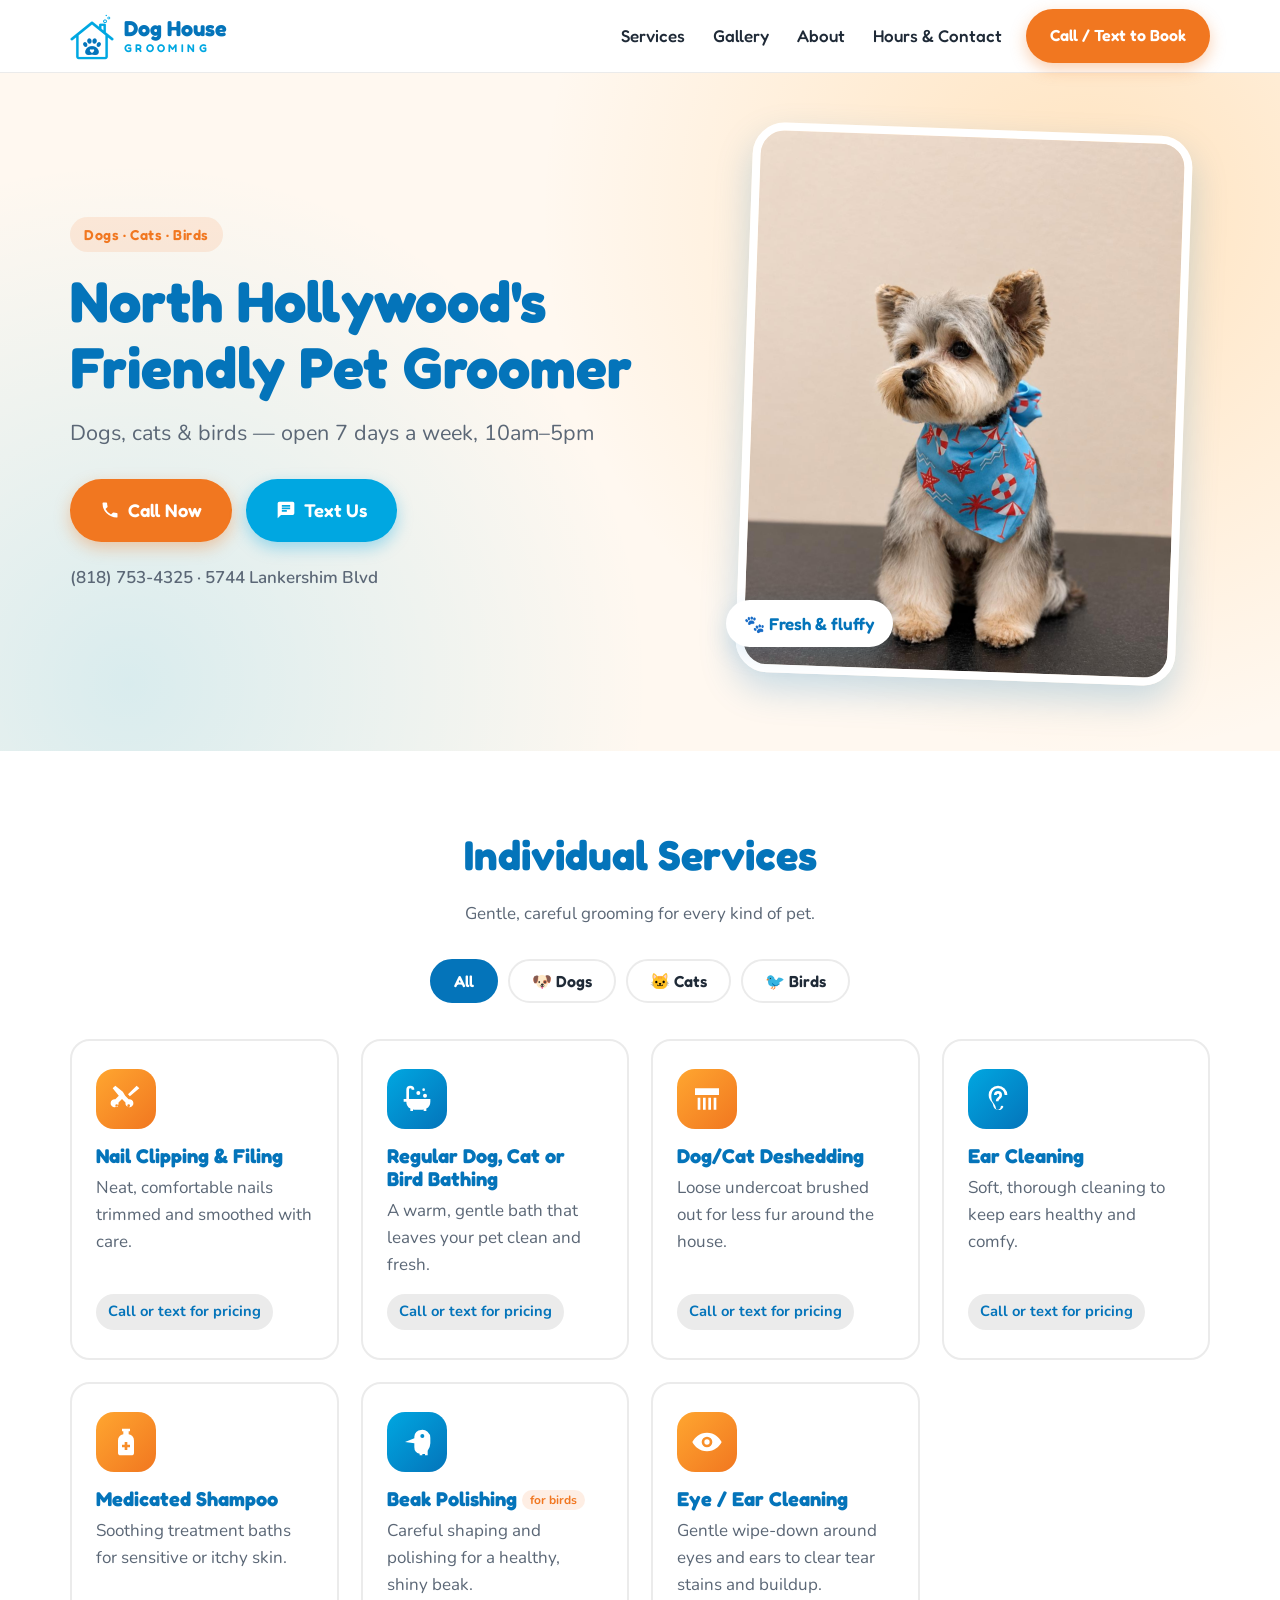
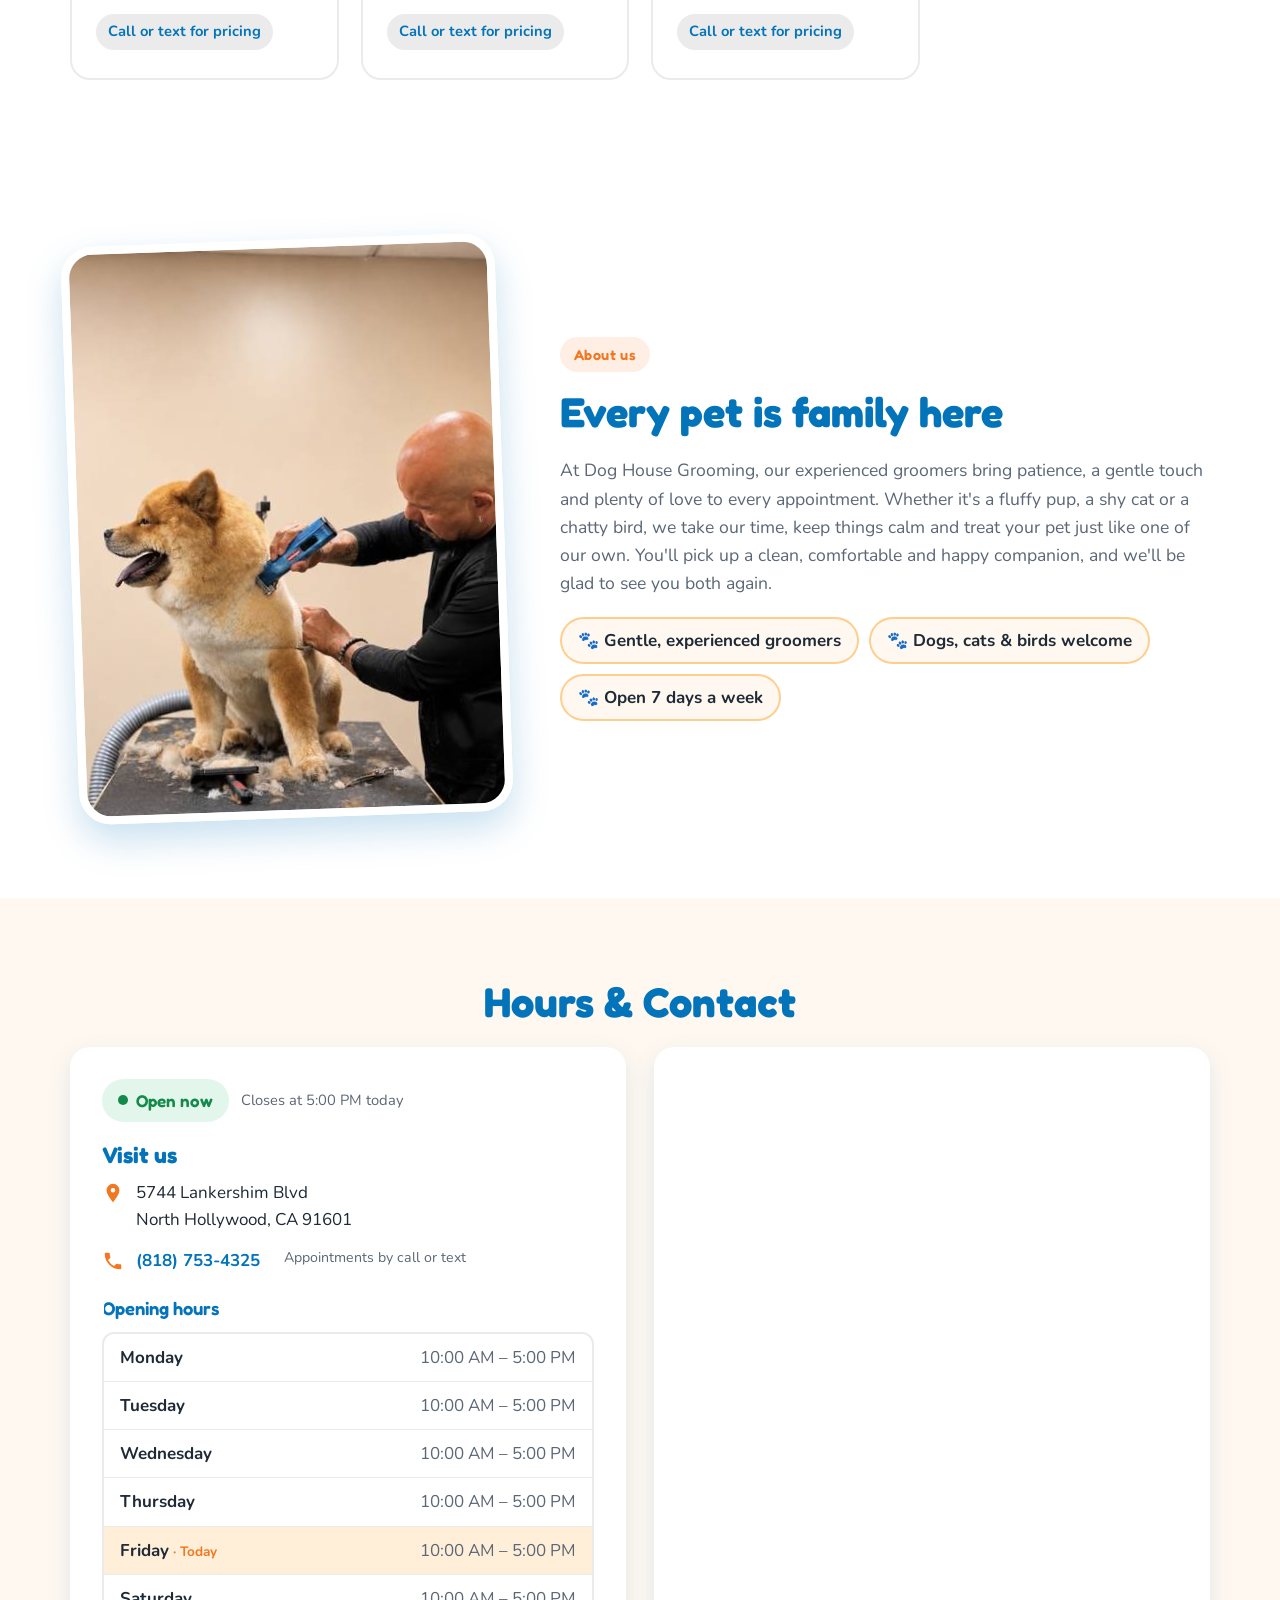
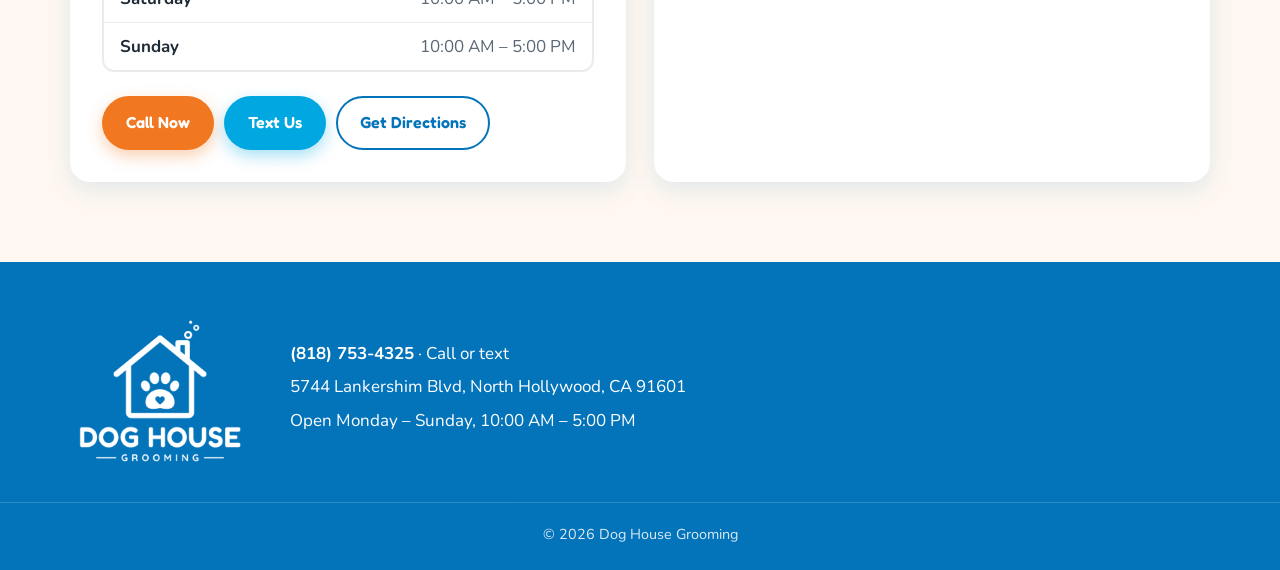
<file: index.html>
<!DOCTYPE html>
<html lang="en">
<head>
  <meta charset="UTF-8">
  <meta name="viewport" content="width=device-width, initial-scale=1">
  <title>Dog House Grooming | Dog, Cat &amp; Bird Grooming in North Hollywood</title>
  <meta name="description" content="Friendly dog grooming, cat grooming and bird grooming in North Hollywood, CA. Bathing, nail clipping, deshedding, ear cleaning and beak polishing. Open 7 days, 10am–5pm. Call or text (818) 753-4325.">
  <meta name="keywords" content="dog grooming North Hollywood, cat grooming North Hollywood, bird grooming, pet groomer North Hollywood, dog bath, nail clipping, deshedding, beak polishing">
  <meta name="theme-color" content="#0474BA">
  <link rel="icon" type="image/png" href="images/icon.png">
  <link rel="apple-touch-icon" href="images/icon.png">

  <meta property="og:type" content="website">
  <meta property="og:title" content="Dog House Grooming | North Hollywood's Friendly Pet Groomer">
  <meta property="og:description" content="Dog, cat &amp; bird grooming in North Hollywood. Open 7 days a week, 10am–5pm. Call or text (818) 753-4325.">
  <meta property="og:image" content="images/gallery/yorkie-blue-bandana-2.jpg">
  <meta name="twitter:card" content="summary_large_image">

  <link rel="preconnect" href="https://fonts.googleapis.com">
  <link rel="preconnect" href="https://fonts.gstatic.com" crossorigin>
  <link href="https://fonts.googleapis.com/css2?family=Fredoka:wght@500;600;700&family=Nunito:wght@400;600;700&display=swap" rel="stylesheet">
  <link rel="stylesheet" href="style.css">

  <script type="application/ld+json">
  {
    "@context": "https://schema.org",
    "@type": ["LocalBusiness", "PetGrooming"],
    "name": "Dog House Grooming",
    "description": "Dog, cat and bird grooming in North Hollywood, CA.",
    "image": "images/gallery/yorkie-blue-bandana-2.jpg",
    "logo": "images/logo.png",
    "telephone": "+1-818-753-4325",
    "address": {
      "@type": "PostalAddress",
      "streetAddress": "5744 Lankershim Blvd",
      "addressLocality": "North Hollywood",
      "addressRegion": "CA",
      "postalCode": "91601",
      "addressCountry": "US"
    },
    "openingHoursSpecification": [{
      "@type": "OpeningHoursSpecification",
      "dayOfWeek": ["Monday", "Tuesday", "Wednesday", "Thursday", "Friday", "Saturday", "Sunday"],
      "opens": "10:00",
      "closes": "17:00"
    }],
    "areaServed": "North Hollywood, CA",
    "hasMap": "https://www.google.com/maps/search/?api=1&query=5744+Lankershim+Blvd,+North+Hollywood,+CA+91601"
  }
  </script>
</head>
<body>
  <a class="skip-link" href="#main">Skip to content</a>

  <!-- Header -->
  <header class="site-header" id="top">
    <div class="container header-inner">
      <a href="#top" class="brand" aria-label="Dog House Grooming home">
        <img src="images/icon.png" alt="Dog House Grooming logo: a paw print inside a house" width="44" height="49">
        <span class="brand-text">Dog House<small>Grooming</small></span>
      </a>
      <nav class="main-nav" id="main-nav" aria-label="Main">
        <a href="#services">Services</a>
        <a href="gallery.html">Gallery</a>
        <a href="#about">About</a>
        <a href="#contact">Hours &amp; Contact</a>
        <a href="tel:+18187534325" class="btn btn-orange nav-cta">Call / Text to Book</a>
      </nav>
      <a href="tel:+18187534325" class="btn btn-orange header-cta">Call / Text to Book</a>
      <button class="hamburger" id="hamburger" aria-label="Open menu" aria-expanded="false" aria-controls="main-nav">
        <span></span><span></span><span></span>
      </button>
    </div>
  </header>

  <main id="main">
    <!-- Hero -->
    <section class="hero">
      <div class="container hero-inner">
        <div class="hero-text">
          <span class="eyebrow">Dogs · Cats · Birds</span>
          <h1>North Hollywood's Friendly Pet Groomer</h1>
          <p class="lead">Dogs, cats &amp; birds — open 7 days a week, 10am–5pm</p>
          <div class="hero-buttons">
            <a href="tel:+18187534325" class="btn btn-orange btn-lg">
              <svg aria-hidden="true" viewBox="0 0 24 24"><path d="M6.6 10.8a15.1 15.1 0 0 0 6.6 6.6l2.2-2.2a1 1 0 0 1 1-.25 11.4 11.4 0 0 0 3.6.57 1 1 0 0 1 1 1V20a1 1 0 0 1-1 1A17 17 0 0 1 3 4a1 1 0 0 1 1-1h3.5a1 1 0 0 1 1 1c0 1.25.2 2.45.57 3.6a1 1 0 0 1-.25 1z"/></svg>
              Call Now
            </a>
            <a href="sms:+18187534325" class="btn btn-blue btn-lg">
              <svg aria-hidden="true" viewBox="0 0 24 24"><path d="M20 2H4a2 2 0 0 0-2 2v18l4-4h14a2 2 0 0 0 2-2V4a2 2 0 0 0-2-2zM7 9h10v2H7zm6 5H7v-2h6zm4-6H7V6h10z"/></svg>
              Text Us
            </a>
          </div>
          <p class="hero-phone">(818) 753-4325 · 5744 Lankershim Blvd</p>
        </div>
        <div class="hero-photo">
          <img src="images/gallery/yorkie-blue-bandana-2.jpg" alt="Freshly groomed Yorkie with a blue bandana on the grooming table" width="1050" height="1400" fetchpriority="high">
          <div class="hero-badge" aria-hidden="true">🐾 Fresh &amp; fluffy</div>
        </div>
      </div>
    </section>

    <!-- Services -->
    <section class="section services" id="services">
      <div class="container">
        <h2 class="section-title fade-in">Individual Services</h2>
        <p class="section-sub fade-in">Gentle, careful grooming for every kind of pet.</p>

        <div class="filters fade-in" role="group" aria-label="Filter services by pet">
          <button class="filter-btn active" data-filter="all" aria-pressed="true">All</button>
          <button class="filter-btn" data-filter="dog" aria-pressed="false">🐶 Dogs</button>
          <button class="filter-btn" data-filter="cat" aria-pressed="false">🐱 Cats</button>
          <button class="filter-btn" data-filter="bird" aria-pressed="false">🐦 Birds</button>
        </div>

        <div class="service-grid">
          <article class="service-card fade-in" data-pets="dog cat bird">
            <div class="service-icon" aria-hidden="true">
              <svg viewBox="0 0 24 24"><path d="M9.6 6.6 4 2 2 4l4.6 5.6L4 12.2a3 3 0 1 0 2.4 2.4l2.6-2.6 2.6 2.6a3 3 0 1 0 2.4-2.4L11.4 9.6zM5 16a1 1 0 1 1 0 2 1 1 0 0 1 0-2zm9 0a1 1 0 1 1 0 2 1 1 0 0 1 0-2zM20 2l-6.5 6.5 1.4 1.4L22 4z"/></svg>
            </div>
            <h3>Nail Clipping &amp; Filing</h3>
            <p>Neat, comfortable nails trimmed and smoothed with care.</p>
            <span class="price-note">Call or text for pricing</span>
          </article>

          <article class="service-card fade-in" data-pets="dog cat bird">
            <div class="service-icon" aria-hidden="true">
              <svg viewBox="0 0 24 24"><path d="M4 12V5a3 3 0 0 1 6 0h-2a1 1 0 0 0-2 0v7h16v2a6 6 0 0 1-3 5.2V21h-2v-1.1a6 6 0 0 1-1 .1H10a6 6 0 0 1-1-.1V21H7v-1.8A6 6 0 0 1 4 14H2v-2zm9-6a1.5 1.5 0 1 1 0 3 1.5 1.5 0 0 1 0-3zm4-2a1 1 0 1 1 0 2 1 1 0 0 1 0-2zm1 4a1.5 1.5 0 1 1 0 3 1.5 1.5 0 0 1 0-3z"/></svg>
            </div>
            <h3>Regular Dog, Cat or Bird Bathing</h3>
            <p>A warm, gentle bath that leaves your pet clean and fresh.</p>
            <span class="price-note">Call or text for pricing</span>
          </article>

          <article class="service-card fade-in" data-pets="dog cat">
            <div class="service-icon" aria-hidden="true">
              <svg viewBox="0 0 24 24"><path d="M3 4h18v5H3zm2 7h2v9H5zm4 0h2v9H9zm4 0h2v9h-2zm4 0h2v9h-2z"/></svg>
            </div>
            <h3>Dog/Cat Deshedding</h3>
            <p>Loose undercoat brushed out for less fur around the house.</p>
            <span class="price-note">Call or text for pricing</span>
          </article>

          <article class="service-card fade-in" data-pets="dog cat">
            <div class="service-icon" aria-hidden="true">
              <svg viewBox="0 0 24 24"><path d="M12 2a7 7 0 0 0-7 7c0 2.4 1 3.7 1.9 4.9.8 1 1.5 1.9 1.6 3.4A4 4 0 0 0 16 18a1 1 0 0 0-2 0 2 2 0 0 1-3.5 1.3c-.2-2.2-1.2-3.4-2-4.5C7.7 13.7 7 12.8 7 9a5 5 0 0 1 10 0h2a7 7 0 0 0-7-7zm0 4a3 3 0 0 0-3 3h2a1 1 0 0 1 2 0c0 .7-.4 1.1-1 1.6-.7.6-1.6 1.4-1.6 3h2c0-.7.4-1.1 1-1.6.7-.6 1.6-1.4 1.6-3A3 3 0 0 0 12 6z"/></svg>
            </div>
            <h3>Ear Cleaning</h3>
            <p>Soft, thorough cleaning to keep ears healthy and comfy.</p>
            <span class="price-note">Call or text for pricing</span>
          </article>

          <article class="service-card fade-in" data-pets="dog cat">
            <div class="service-icon" aria-hidden="true">
              <svg viewBox="0 0 24 24"><path d="M9 2h6v2h-1v2.1A5 5 0 0 1 18 11v9a2 2 0 0 1-2 2H8a2 2 0 0 1-2-2v-9a5 5 0 0 1 4-4.9V4H9zm2 10v2H9v2h2v2h2v-2h2v-2h-2v-2z"/></svg>
            </div>
            <h3>Medicated Shampoo</h3>
            <p>Soothing treatment baths for sensitive or itchy skin.</p>
            <span class="price-note">Call or text for pricing</span>
          </article>

          <article class="service-card fade-in" data-pets="bird">
            <div class="service-icon" aria-hidden="true">
              <svg viewBox="0 0 24 24"><path d="M15 3a5 5 0 0 0-5 5v1.2L3 12l7 1v3a5 5 0 0 0 4 4.9V22h2v-1h2v1h2v-3.5A9 9 0 0 0 22 13V9a6 6 0 0 0-7-6zm1 3a1.5 1.5 0 1 1 0 3 1.5 1.5 0 0 1 0-3z"/></svg>
            </div>
            <h3>Beak Polishing <span class="tag">for birds</span></h3>
            <p>Careful shaping and polishing for a healthy, shiny beak.</p>
            <span class="price-note">Call or text for pricing</span>
          </article>

          <article class="service-card fade-in" data-pets="dog cat">
            <div class="service-icon" aria-hidden="true">
              <svg viewBox="0 0 24 24"><path d="M12 5C6.5 5 2.7 8.6 1 12c1.7 3.4 5.5 7 11 7s9.3-3.6 11-7c-1.7-3.4-5.5-7-11-7zm0 11a4 4 0 1 1 0-8 4 4 0 0 1 0 8zm0-6a2 2 0 1 0 0 4 2 2 0 0 0 0-4z"/></svg>
            </div>
            <h3>Eye / Ear Cleaning</h3>
            <p>Gentle wipe-down around eyes and ears to clear tear stains and buildup.</p>
            <span class="price-note">Call or text for pricing</span>
          </article>
        </div>
      </div>
    </section>


    <!-- About -->
    <section class="section about" id="about">
      <div class="container about-inner">
        <div class="about-photo fade-in">
          <img src="images/thumbs/groomer-trimming-chow-chow.jpg" alt="Experienced Dog House groomer gently trimming a fluffy chow chow" width="420" height="560" loading="lazy">
        </div>
        <div class="about-text fade-in">
          <span class="eyebrow">About us</span>
          <h2 class="section-title left">Every pet is family here</h2>
          <p>At Dog House Grooming, our experienced groomers bring patience, a gentle touch and plenty of love to every appointment. Whether it's a fluffy pup, a shy cat or a chatty bird, we take our time, keep things calm and treat your pet just like one of our own. You'll pick up a clean, comfortable and happy companion, and we'll be glad to see you both again.</p>
          <ul class="about-points">
            <li>Gentle, experienced groomers</li>
            <li>Dogs, cats &amp; birds welcome</li>
            <li>Open 7 days a week</li>
          </ul>
        </div>
      </div>
    </section>

    <!-- Hours & Contact -->
    <section class="section contact" id="contact">
      <div class="container">
        <h2 class="section-title fade-in">Hours &amp; Contact</h2>
        <div class="contact-grid">
          <div class="contact-card fade-in">
            <div class="status-row">
              <span class="status-badge" id="status-badge" aria-live="polite">Checking hours…</span>
              <span class="status-time" id="status-time"></span>
            </div>

            <h3>Visit us</h3>
            <p class="contact-line">
              <svg aria-hidden="true" viewBox="0 0 24 24"><path d="M12 2a7 7 0 0 0-7 7c0 5.2 7 13 7 13s7-7.8 7-13a7 7 0 0 0-7-7zm0 9.5a2.5 2.5 0 1 1 0-5 2.5 2.5 0 0 1 0 5z"/></svg>
              5744 Lankershim Blvd<br>North Hollywood, CA 91601
            </p>
            <p class="contact-line">
              <svg aria-hidden="true" viewBox="0 0 24 24"><path d="M6.6 10.8a15.1 15.1 0 0 0 6.6 6.6l2.2-2.2a1 1 0 0 1 1-.25 11.4 11.4 0 0 0 3.6.57 1 1 0 0 1 1 1V20a1 1 0 0 1-1 1A17 17 0 0 1 3 4a1 1 0 0 1 1-1h3.5a1 1 0 0 1 1 1c0 1.25.2 2.45.57 3.6a1 1 0 0 1-.25 1z"/></svg>
              <a href="tel:+18187534325">(818) 753-4325</a><br><small>Appointments by call or text</small>
            </p>

            <table class="hours-table" id="hours-table">
              <caption>Opening hours</caption>
              <tbody>
                <tr data-day="1"><th scope="row">Monday</th><td>10:00 AM – 5:00 PM</td></tr>
                <tr data-day="2"><th scope="row">Tuesday</th><td>10:00 AM – 5:00 PM</td></tr>
                <tr data-day="3"><th scope="row">Wednesday</th><td>10:00 AM – 5:00 PM</td></tr>
                <tr data-day="4"><th scope="row">Thursday</th><td>10:00 AM – 5:00 PM</td></tr>
                <tr data-day="5"><th scope="row">Friday</th><td>10:00 AM – 5:00 PM</td></tr>
                <tr data-day="6"><th scope="row">Saturday</th><td>10:00 AM – 5:00 PM</td></tr>
                <tr data-day="0"><th scope="row">Sunday</th><td>10:00 AM – 5:00 PM</td></tr>
              </tbody>
            </table>

            <div class="contact-buttons">
              <a href="tel:+18187534325" class="btn btn-orange">Call Now</a>
              <a href="sms:+18187534325" class="btn btn-blue">Text Us</a>
              <a href="https://www.google.com/maps/dir/?api=1&amp;destination=5744+Lankershim+Blvd,+North+Hollywood,+CA+91601" class="btn btn-outline" target="_blank" rel="noopener">Get Directions</a>
            </div>
          </div>
          <div class="map-card fade-in">
            <iframe title="Map showing Dog House Grooming at 5744 Lankershim Blvd, North Hollywood" src="https://maps.google.com/maps?q=5744%20Lankershim%20Blvd%2C%20North%20Hollywood%2C%20CA%2091601&amp;z=16&amp;output=embed" loading="lazy" referrerpolicy="no-referrer-when-downgrade" allowfullscreen></iframe>
          </div>
        </div>
      </div>
    </section>
  </main>

  <!-- Footer -->
  <footer class="site-footer">
    <div class="container footer-inner">
      <img src="images/logo-white.png" alt="Dog House Grooming logo" class="footer-logo" width="200" height="179" loading="lazy">
      <div class="footer-info">
        <p><a href="tel:+18187534325">(818) 753-4325</a> · Call or text</p>
        <p>5744 Lankershim Blvd, North Hollywood, CA 91601</p>
        <p>Open Monday – Sunday, 10:00 AM – 5:00 PM</p>
      </div>
    </div>
    <p class="copyright">© 2026 Dog House Grooming</p>
  </footer>

  <!-- Floating mobile call/text -->
  <div class="float-cta" id="float-cta">
    <a href="tel:+18187534325" class="float-btn call" aria-label="Call Dog House Grooming">
      <svg aria-hidden="true" viewBox="0 0 24 24"><path d="M6.6 10.8a15.1 15.1 0 0 0 6.6 6.6l2.2-2.2a1 1 0 0 1 1-.25 11.4 11.4 0 0 0 3.6.57 1 1 0 0 1 1 1V20a1 1 0 0 1-1 1A17 17 0 0 1 3 4a1 1 0 0 1 1-1h3.5a1 1 0 0 1 1 1c0 1.25.2 2.45.57 3.6a1 1 0 0 1-.25 1z"/></svg>
      Call
    </a>
    <a href="sms:+18187534325" class="float-btn text" aria-label="Text Dog House Grooming">
      <svg aria-hidden="true" viewBox="0 0 24 24"><path d="M20 2H4a2 2 0 0 0-2 2v18l4-4h14a2 2 0 0 0 2-2V4a2 2 0 0 0-2-2zM7 9h10v2H7zm6 5H7v-2h6zm4-6H7V6h10z"/></svg>
      Text
    </a>
  </div>


  <script src="script.js"></script>
</body>
</html>
</file>
<file: style.css>
/* ========== Dog House Grooming ========== */
:root {
  --orange: #F17720;
  --orange-light: #FFA630;
  --gray: #EBEBEB;
  --blue: #00A7E1;
  --blue-deep: #0474BA;
  --ink: #1f2a37;
  --muted: #5b6776;
  --white: #ffffff;
  --cream: #FFF8F0;
  --radius: 20px;
  --radius-sm: 12px;
  --shadow: 0 8px 24px rgba(4, 116, 186, 0.12);
  --shadow-hover: 0 16px 36px rgba(4, 116, 186, 0.22);
  --header-h: 72px;
  --font-head: "Fredoka", "Trebuchet MS", sans-serif;
  --font-body: "Nunito", system-ui, -apple-system, "Segoe UI", sans-serif;
}

*, *::before, *::after { box-sizing: border-box; }

html { scroll-behavior: smooth; scroll-padding-top: calc(var(--header-h) + 12px); }

body {
  margin: 0;
  font-family: var(--font-body);
  font-size: 17px;
  line-height: 1.6;
  color: var(--ink);
  background: var(--white);
  -webkit-font-smoothing: antialiased;
}

img { max-width: 100%; height: auto; display: block; }
a { color: var(--blue-deep); }
h1, h2, h3 { font-family: var(--font-head); line-height: 1.15; margin: 0 0 .5em; color: var(--blue-deep); }

.container { width: 100%; max-width: 1180px; margin: 0 auto; padding: 0 20px; }

.skip-link { position: absolute; left: -999px; top: 8px; background: var(--blue-deep); color: #fff; padding: 8px 14px; border-radius: 8px; z-index: 200; }
.skip-link:focus { left: 8px; }

/* ---------- Buttons ---------- */
.btn {
  display: inline-flex; align-items: center; justify-content: center; gap: 8px;
  font-family: var(--font-head); font-weight: 600; font-size: 1rem;
  padding: 12px 22px; border-radius: 999px; border: 2px solid transparent;
  text-decoration: none; cursor: pointer; white-space: nowrap;
  transition: transform .2s ease, box-shadow .2s ease, background-color .2s ease;
}
.btn svg { width: 20px; height: 20px; fill: currentColor; }
.btn:hover { transform: translateY(-2px); }
.btn-lg { font-size: 1.15rem; padding: 15px 28px; }
.btn-orange { background: var(--orange); color: #fff; box-shadow: 0 6px 16px rgba(241, 119, 32, .35); }
.btn-orange:hover { background: #e2680f; box-shadow: 0 10px 22px rgba(241, 119, 32, .45); }
.btn-blue { background: var(--blue); color: #fff; box-shadow: 0 6px 16px rgba(0, 167, 225, .35); }
.btn-blue:hover { background: var(--blue-deep); }
.btn-outline { background: #fff; color: var(--blue-deep); border-color: var(--blue-deep); }
.btn-outline:hover { background: var(--blue-deep); color: #fff; }
:focus-visible { outline: 3px solid var(--orange-light); outline-offset: 3px; }

/* ---------- Header ---------- */
.site-header {
  position: sticky; top: 0; z-index: 100;
  background: rgba(255, 255, 255, .96);
  backdrop-filter: blur(8px);
  border-bottom: 1px solid var(--gray);
  transition: box-shadow .2s ease;
}
.site-header.scrolled { box-shadow: 0 4px 18px rgba(0, 0, 0, .08); }
.header-inner { display: flex; align-items: center; gap: 24px; height: var(--header-h); }
.brand { display: flex; align-items: center; gap: 10px; text-decoration: none; margin-right: auto; }
.brand img { width: 44px; height: auto; }
.brand-text { font-family: var(--font-head); font-weight: 700; font-size: 1.35rem; color: var(--blue-deep); line-height: 1; }
.brand-text small { display: block; font-size: .7rem; letter-spacing: .3em; color: var(--blue); font-weight: 600; margin-top: 3px; text-transform: uppercase; }

.main-nav { display: flex; align-items: center; gap: 28px; }
.main-nav a:not(.btn) {
  font-family: var(--font-head); font-weight: 500; color: var(--ink); text-decoration: none;
  position: relative; padding: 6px 0;
}
.main-nav a:not(.btn)::after {
  content: ""; position: absolute; left: 0; bottom: 0; height: 3px; width: 0;
  background: var(--orange); border-radius: 3px; transition: width .25s ease;
}
.main-nav a:not(.btn):hover::after, .main-nav a.active::after { width: 100%; }
.nav-cta { display: none; }

.hamburger { display: none; width: 46px; height: 46px; border: 0; background: var(--gray); border-radius: 12px; cursor: pointer; padding: 12px 11px; flex-direction: column; justify-content: space-between; }
.hamburger span { display: block; height: 3px; background: var(--blue-deep); border-radius: 3px; transition: transform .25s ease, opacity .2s ease; }
.hamburger[aria-expanded="true"] span:nth-child(1) { transform: translateY(8.5px) rotate(45deg); }
.hamburger[aria-expanded="true"] span:nth-child(2) { opacity: 0; }
.hamburger[aria-expanded="true"] span:nth-child(3) { transform: translateY(-8.5px) rotate(-45deg); }

/* ---------- Hero ---------- */
.hero {
  background:
    radial-gradient(circle at 85% 20%, rgba(255, 166, 48, .25), transparent 45%),
    radial-gradient(circle at 10% 90%, rgba(0, 167, 225, .15), transparent 40%),
    var(--cream);
  padding: 56px 0 72px;
  overflow: hidden;
}
.hero-inner { display: grid; grid-template-columns: 1.1fr .9fr; gap: 48px; align-items: center; }
.eyebrow {
  display: inline-block; font-family: var(--font-head); font-weight: 600; font-size: .9rem;
  color: var(--orange); background: rgba(241, 119, 32, .12); padding: 6px 14px; border-radius: 999px;
  letter-spacing: .04em; margin-bottom: 16px;
}
.hero h1 { font-size: clamp(2.2rem, 5vw, 3.6rem); margin-bottom: 16px; }
.lead { font-size: clamp(1.1rem, 2.2vw, 1.35rem); color: var(--muted); margin: 0 0 28px; }
.hero-buttons { display: flex; flex-wrap: wrap; gap: 14px; }
.hero-phone { margin: 22px 0 0; color: var(--muted); font-weight: 600; }
.hero-photo { position: relative; justify-self: center; max-width: 440px; width: 100%; }
.hero-photo img {
  width: 100%; aspect-ratio: 4 / 5; object-fit: cover; object-position: center 60%;
  border-radius: 32px; border: 8px solid #fff; box-shadow: var(--shadow-hover);
  transform: rotate(2deg);
}
.hero-badge {
  position: absolute; left: -18px; bottom: 32px; background: #fff; color: var(--blue-deep);
  font-family: var(--font-head); font-weight: 600; padding: 10px 18px; border-radius: 999px;
  box-shadow: var(--shadow); animation: bob 3s ease-in-out infinite;
}
@keyframes bob { 50% { transform: translateY(-8px); } }

/* ---------- Sections ---------- */
.section { padding: 80px 0; }
.section-title { font-size: clamp(1.9rem, 4vw, 2.6rem); text-align: center; }
.section-title.left { text-align: left; }
.section-sub { text-align: center; color: var(--muted); max-width: 620px; margin: 0 auto 32px; }

/* ---------- Services ---------- */
.filters { display: flex; flex-wrap: wrap; justify-content: center; gap: 10px; margin-bottom: 36px; }
.filter-btn {
  font-family: var(--font-head); font-weight: 600; font-size: 1rem;
  padding: 10px 22px; border-radius: 999px; border: 2px solid var(--gray);
  background: #fff; color: var(--ink); cursor: pointer; transition: all .2s ease;
}
.filter-btn:hover { border-color: var(--blue); color: var(--blue-deep); }
.filter-btn.active { background: var(--blue-deep); border-color: var(--blue-deep); color: #fff; }

.service-grid { display: grid; grid-template-columns: repeat(auto-fill, minmax(250px, 1fr)); gap: 22px; }
.service-card {
  background: #fff; border: 2px solid var(--gray); border-radius: var(--radius);
  padding: 28px 24px; display: flex; flex-direction: column;
  transition: transform .25s ease, box-shadow .25s ease, border-color .25s ease, opacity .3s ease;
}
.service-card:hover { transform: translateY(-6px); box-shadow: var(--shadow-hover); border-color: var(--orange-light); }
.service-card.hidden { display: none; }
.service-icon {
  width: 60px; height: 60px; border-radius: 18px; display: grid; place-items: center; margin-bottom: 16px;
  background: linear-gradient(135deg, var(--orange-light), var(--orange));
  transition: transform .3s ease;
}
.service-card:nth-child(even) .service-icon { background: linear-gradient(135deg, var(--blue), var(--blue-deep)); }
.service-card:hover .service-icon { transform: rotate(-8deg) scale(1.08); }
.service-icon svg { width: 32px; height: 32px; fill: #fff; }
.service-card h3 { font-size: 1.25rem; margin-bottom: 6px; }
.service-card p { margin: 0 0 16px; color: var(--muted); flex: 1; }
.tag { font-family: var(--font-body); font-size: .75rem; font-weight: 700; color: var(--orange); background: rgba(241, 119, 32, .12); padding: 2px 8px; border-radius: 999px; vertical-align: middle; }
.price-note { font-weight: 700; font-size: .92rem; color: var(--blue-deep); background: var(--gray); align-self: flex-start; padding: 6px 12px; border-radius: 999px; }
.service-card.pop { animation: pop .35s ease; }
@keyframes pop { from { opacity: 0; transform: scale(.95); } to { opacity: 1; transform: none; } }

/* ---------- Gallery page ---------- */
.page-hero {
  background:
    radial-gradient(circle at 85% 20%, rgba(255, 166, 48, .25), transparent 45%),
    radial-gradient(circle at 10% 90%, rgba(0, 167, 225, .15), transparent 40%),
    var(--cream);
  padding: 40px 0 48px; text-align: center;
}
.page-hero h1 { font-size: clamp(2.2rem, 5vw, 3.2rem); margin-bottom: 10px; }
.page-hero .lead { margin: 0 auto; max-width: 620px; }
.back-link { display: inline-block; font-family: var(--font-head); font-weight: 600; text-decoration: none; margin-bottom: 14px; }
.back-link:hover { color: var(--orange); }
.gallery-page .gallery-section { padding-top: 40px; }
.hero-buttons.center { justify-content: center; }

/* ---------- Gallery ---------- */
.gallery-section { background: var(--gray); }
.gallery-grid { display: grid; grid-template-columns: repeat(auto-fill, minmax(200px, 1fr)); gap: 14px; }
.gallery-item {
  padding: 0; border: 0; background: #ddd; cursor: zoom-in; overflow: hidden;
  border-radius: var(--radius-sm); aspect-ratio: 1; position: relative;
  box-shadow: 0 2px 8px rgba(0, 0, 0, .06);
}
.gallery-item img { width: 100%; height: 100%; object-fit: cover; transition: transform .4s ease, filter .3s ease; }
.gallery-item::after {
  content: ""; position: absolute; inset: 0; border-radius: inherit;
  box-shadow: inset 0 0 0 0 var(--orange); transition: box-shadow .25s ease;
}
.gallery-item:hover img { transform: scale(1.08); filter: brightness(1.05) saturate(1.1); }
.gallery-item:hover::after { box-shadow: inset 0 0 0 4px var(--orange); }

/* ---------- Lightbox ---------- */
.lightbox {
  position: fixed; inset: 0; z-index: 300; background: rgba(10, 20, 30, .92);
  display: flex; align-items: center; justify-content: center; padding: 20px;
  animation: fadeIn .2s ease;
}
.lightbox[hidden] { display: none; }
@keyframes fadeIn { from { opacity: 0; } }
.lb-figure { margin: 0; max-width: min(92vw, 1100px); text-align: center; }
.lb-figure img { max-width: 100%; max-height: 80vh; margin: 0 auto; border-radius: var(--radius-sm); box-shadow: 0 20px 60px rgba(0, 0, 0, .5); }
.lb-figure figcaption { color: #fff; margin-top: 12px; font-size: .95rem; opacity: .85; }
.lb-close, .lb-nav {
  position: absolute; border: 0; cursor: pointer; color: #fff; background: rgba(255, 255, 255, .14);
  border-radius: 999px; display: grid; place-items: center; font-size: 2rem; line-height: 1;
  transition: background .2s ease;
}
.lb-close:hover, .lb-nav:hover { background: var(--orange); }
.lb-close { top: 16px; right: 16px; width: 48px; height: 48px; }
.lb-nav { top: 50%; transform: translateY(-50%); width: 54px; height: 54px; font-size: 2.4rem; padding-bottom: 4px; }
.lb-prev { left: 16px; }
.lb-next { right: 16px; }

/* ---------- About ---------- */
.about-inner { display: grid; grid-template-columns: .8fr 1.2fr; gap: 56px; align-items: center; }
.about-photo img { width: 100%; border-radius: 32px; aspect-ratio: 3 / 4; object-fit: cover; box-shadow: var(--shadow-hover); transform: rotate(-2deg); border: 8px solid #fff; }
.about-text p { font-size: 1.1rem; color: var(--muted); }
.about-points { list-style: none; padding: 0; margin: 20px 0 0; display: flex; flex-wrap: wrap; gap: 10px; }
.about-points li { background: var(--cream); border: 2px solid rgba(255, 166, 48, .5); border-radius: 999px; padding: 8px 16px; font-weight: 700; color: var(--ink); }
.about-points li::before { content: "🐾 "; }

/* ---------- Contact ---------- */
.contact { background: var(--cream); }
.contact-grid { display: grid; grid-template-columns: 1fr 1fr; gap: 28px; margin-top: 12px; }
.contact-card, .map-card { background: #fff; border-radius: var(--radius); box-shadow: var(--shadow); }
.contact-card { padding: 32px; }
.contact-card h3 { font-size: 1.4rem; }
.status-row { display: flex; align-items: center; flex-wrap: wrap; gap: 12px; margin-bottom: 20px; }
.status-badge {
  display: inline-flex; align-items: center; gap: 8px; font-family: var(--font-head); font-weight: 600;
  padding: 8px 16px; border-radius: 999px; background: var(--gray); color: var(--ink);
}
.status-badge::before { content: ""; width: 10px; height: 10px; border-radius: 50%; background: currentColor; }
.status-badge.open { background: #e3f6ec; color: #148a4a; }
.status-badge.open::before { animation: pulse 1.6s ease-in-out infinite; }
.status-badge.closed { background: #fdebea; color: #c0392b; }
@keyframes pulse { 50% { opacity: .3; } }
.status-time { color: var(--muted); font-size: .92rem; }
.contact-line { display: flex; gap: 12px; align-items: flex-start; margin: 0 0 14px; }
.contact-line svg { width: 22px; height: 22px; fill: var(--orange); flex-shrink: 0; margin-top: 3px; }
.contact-line a { font-weight: 700; text-decoration: none; }
.contact-line small { color: var(--muted); }
.hours-table { width: 100%; border-collapse: separate; border-spacing: 0; margin: 20px 0 24px; border-radius: var(--radius-sm); overflow: hidden; border: 2px solid var(--gray); }
.hours-table caption { text-align: left; font-family: var(--font-head); font-weight: 600; font-size: 1.15rem; color: var(--blue-deep); margin-bottom: 8px; }
.hours-table th, .hours-table td { padding: 10px 16px; text-align: left; border-bottom: 1px solid var(--gray); }
.hours-table tr:last-child th, .hours-table tr:last-child td { border-bottom: 0; }
.hours-table th { font-weight: 700; }
.hours-table td { text-align: right; color: var(--muted); }
.hours-table tr.today { background: rgba(255, 166, 48, .18); }
.hours-table tr.today th::after { content: " · Today"; color: var(--orange); font-size: .85rem; }
.contact-buttons { display: flex; flex-wrap: wrap; gap: 10px; }
.map-card { overflow: hidden; min-height: 380px; }
.map-card iframe { width: 100%; height: 100%; min-height: 380px; border: 0; display: block; }

/* ---------- Footer ---------- */
.site-footer { background: var(--blue-deep); color: #fff; padding: 48px 0 24px; }
.footer-inner { display: flex; align-items: center; gap: 40px; flex-wrap: wrap; }
.footer-logo { width: 180px; height: auto; }
.footer-info p { margin: 0 0 6px; }
.footer-info a { color: #fff; font-weight: 700; text-decoration: none; }
.copyright { text-align: center; margin: 32px 0 0; padding-top: 20px; border-top: 1px solid rgba(255, 255, 255, .2); font-size: .9rem; opacity: .85; }

/* ---------- Floating CTA (mobile) ---------- */
.float-cta {
  display: none; position: fixed; right: 16px; bottom: 16px; z-index: 90; gap: 10px;
  transform: translateY(120px); opacity: 0; transition: transform .3s ease, opacity .3s ease;
}
.float-cta.visible { transform: none; opacity: 1; }
.float-btn {
  display: inline-flex; align-items: center; gap: 6px; color: #fff; text-decoration: none;
  font-family: var(--font-head); font-weight: 600; padding: 14px 18px; border-radius: 999px;
  box-shadow: 0 8px 20px rgba(0, 0, 0, .25);
}
.float-btn svg { width: 20px; height: 20px; fill: currentColor; }
.float-btn.call { background: var(--orange); }
.float-btn.text { background: var(--blue); }

/* ---------- Fade-in on scroll ---------- */
.fade-in { opacity: 0; transform: translateY(28px); transition: opacity .7s ease, transform .7s ease; }
.fade-in.visible { opacity: 1; transform: none; }
.no-js .fade-in { opacity: 1; transform: none; }

/* ---------- Responsive ---------- */
@media (max-width: 960px) {
  .header-cta { display: none; }
  .hamburger { display: flex; }
  .main-nav {
    position: fixed; top: var(--header-h); left: 0; right: 0;
    flex-direction: column; align-items: stretch; gap: 0;
    background: #fff; padding: 8px 20px 24px; border-bottom: 1px solid var(--gray);
    box-shadow: 0 16px 30px rgba(0, 0, 0, .1);
    transform: translateY(-12px); opacity: 0; visibility: hidden;
    transition: transform .25s ease, opacity .25s ease, visibility .25s;
  }
  .main-nav.open { transform: none; opacity: 1; visibility: visible; }
  .main-nav a:not(.btn) { padding: 14px 4px; border-bottom: 1px solid var(--gray); font-size: 1.1rem; }
  .main-nav a:not(.btn)::after { display: none; }
  .nav-cta { display: inline-flex; margin-top: 16px; }

  .hero-inner, .about-inner, .contact-grid { grid-template-columns: 1fr; }
  .hero { padding: 36px 0 56px; }
  .hero-inner { gap: 36px; }
  .about-inner { gap: 36px; }
  .about-photo { max-width: 380px; margin: 0 auto; }
}

@media (max-width: 640px) {
  body { font-size: 16px; }
  :root { --header-h: 64px; }
  .brand img { width: 38px; }
  .brand-text { font-size: 1.2rem; }
  .section { padding: 60px 0; }
  .hero-text { text-align: center; }
  .hero-buttons { justify-content: center; }
  .hero-buttons .btn { flex: 1 1 140px; }
  .hero-photo { max-width: 320px; }
  .hero-badge { left: 0; }
  .gallery-grid { grid-template-columns: repeat(3, 1fr); gap: 6px; }
  .gallery-item { border-radius: 8px; }
  .contact-card { padding: 24px 18px; }
  .contact-buttons .btn { flex: 1 1 100%; }
  .hours-table th, .hours-table td { padding: 9px 12px; }
  .lb-nav { width: 44px; height: 44px; font-size: 2rem; top: auto; bottom: 20px; transform: none; }
  .lb-prev { left: calc(50% - 56px); }
  .lb-next { right: calc(50% - 56px); }
  .float-cta { display: flex; }
  .site-footer { padding-bottom: 90px; }
  .footer-inner { flex-direction: column; text-align: center; gap: 20px; }
}

@media (max-width: 340px) {
  .gallery-grid { grid-template-columns: repeat(2, 1fr); }
}

@media (prefers-reduced-motion: reduce) {
  html { scroll-behavior: auto; }
  *, *::before, *::after { animation: none !important; transition: none !important; }
  .fade-in { opacity: 1; transform: none; }
}
</file>
